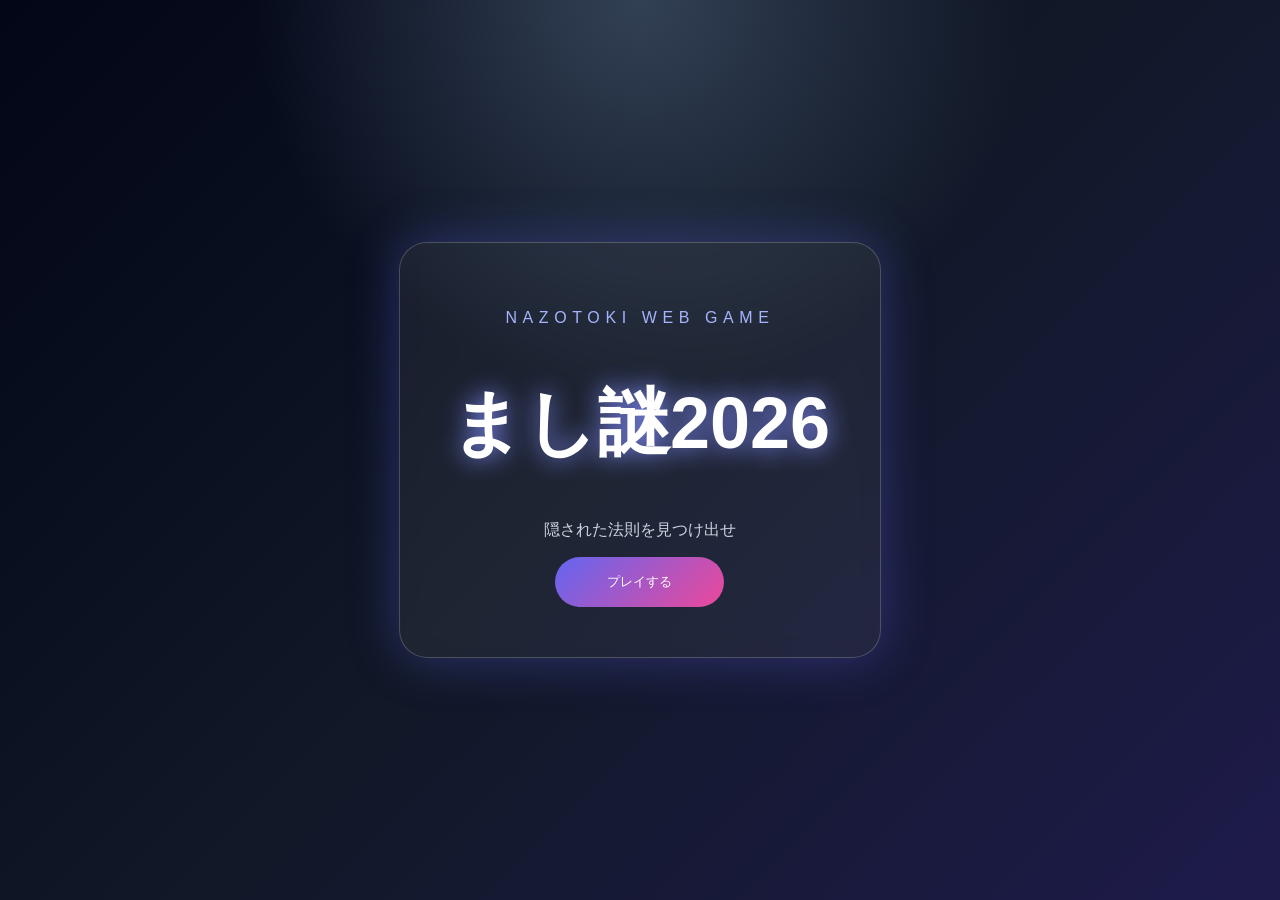
<file: index.html>
<!DOCTYPE html>
<html lang="ja">
<head>
  <meta charset="UTF-8">
  <title>まし謎2026</title>
  <link rel="stylesheet" href="css/common.css">
  <link rel="stylesheet" href="css/title.css">
</head>
<body class="title-page">

  <div class="title-container">
    <p class="subtitle">NAZOTOKI WEB GAME</p>
    <h1 class="main-title">まし謎2026</h1>
    <p class="title-text">隠された法則を見つけ出せ</p>

    <button class="play-button" onclick="location.href='home.html'">
      プレイする
    </button>
  </div>

</body>
</html>
</file>
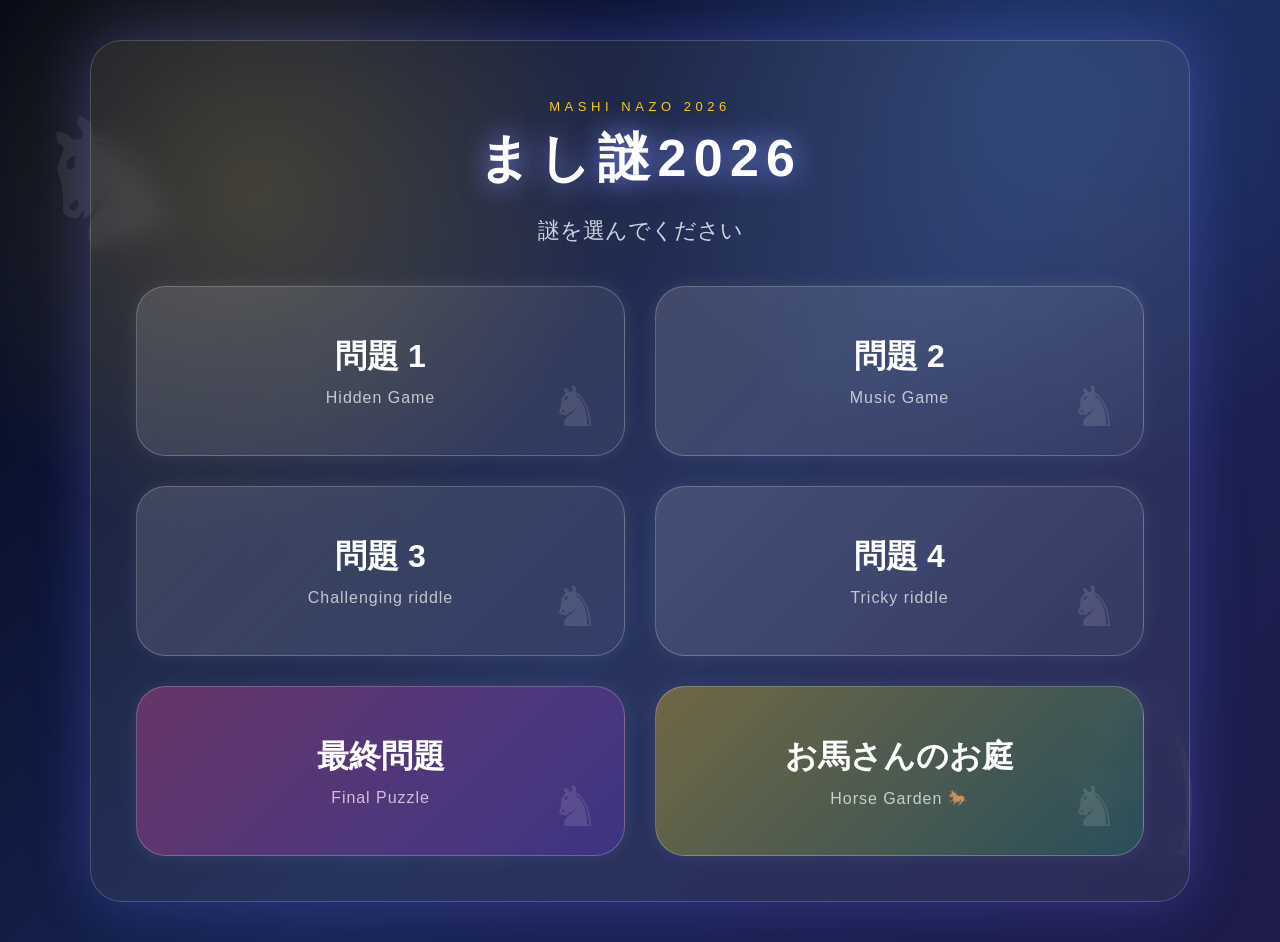
<file: home.html>
<!DOCTYPE html>
<html lang="ja">
<head>
  <meta charset="UTF-8">
  <title>まし謎2026 ホーム</title>

  <link rel="stylesheet" href="css/common.css">
  <link rel="stylesheet" href="css/home.css">
</head>

<body class="home-page">

  <div class="horse-bg horse1">♞</div>
  <div class="horse-bg horse2">♘</div>
  <div class="horse-bg horse3">🐎</div>

  <div class="home-container">

    <p class="home-subtitle">
      MASHI NAZO 2026
    </p>

    <h1 class="home-title">
      まし謎2026
    </h1>

    <p class="home-text">
      謎を選んでください
    </p>

    <div class="question-grid">

      <button onclick="location.href='pages/q1.html'">
        <span>問題 1</span>
        <small>Hidden Game</small>
      </button>

      <button onclick="location.href='pages/q2.html'">
        <span>問題 2</span>
        <small>Music Game</small>
      </button>

      <button onclick="location.href='pages/q3.html'">
        <span>問題 3</span>
        <small>Challenging riddle</small>
      </button>

      <button onclick="location.href='pages/q4.html'">
        <span>問題 4</span>
        <small>Tricky riddle</small>
      </button>

      <button
        onclick="location.href='pages/final.html'"
        class="final-button">

        <span>最終問題</span>
        <small>Final Puzzle</small>

      </button>

      <button
        onclick="location.href='pages/horse.html'"
        class="horse-button">

        <span>お馬さんのお庭</span>
        <small>Horse Garden 🐎</small>

      </button>

    </div>

  </div>

</body>
</html>
</file>
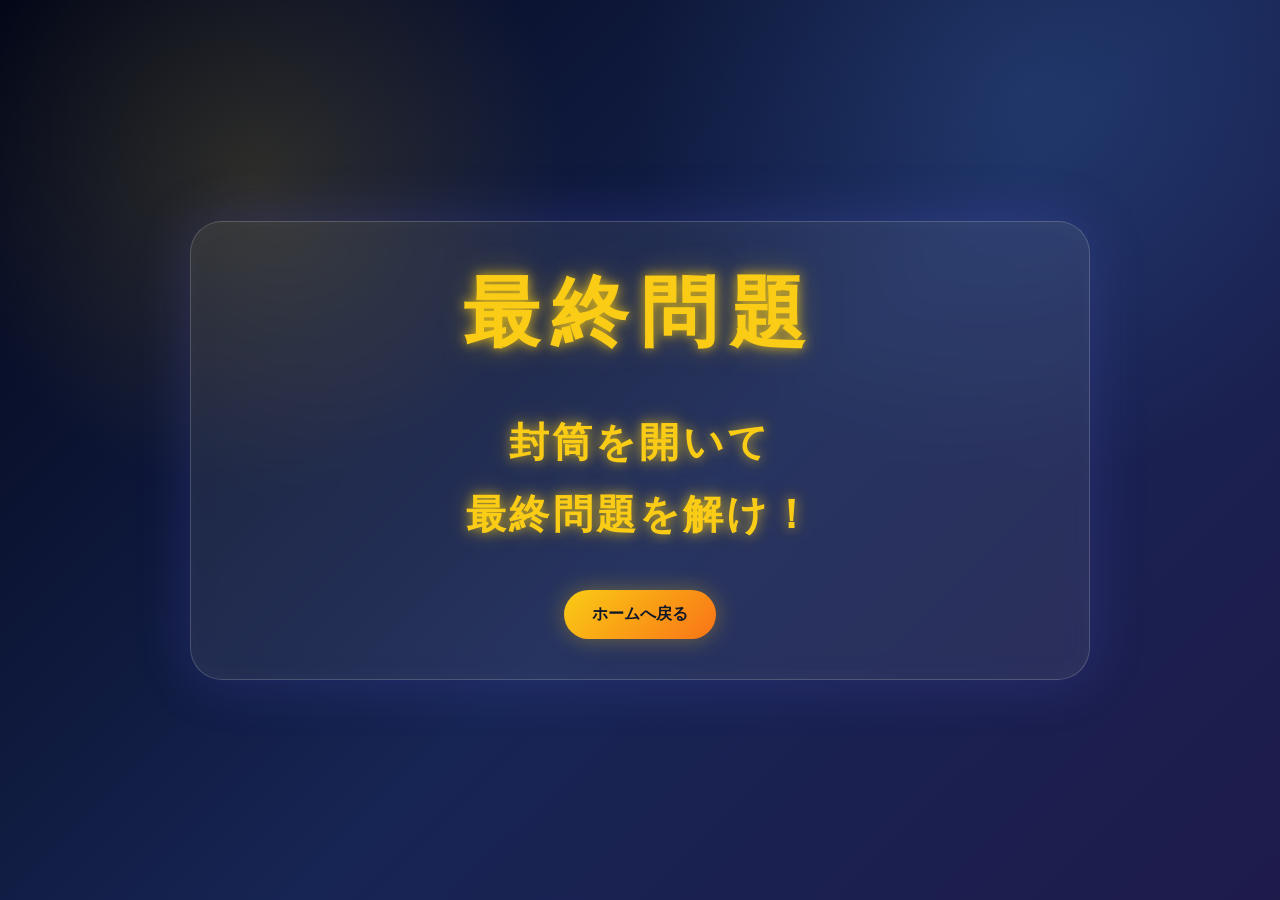
<file: pages/final.html>
<!DOCTYPE html>
<html lang="ja">
<head>
    <meta charset="UTF-8">
    <meta name="viewport" content="width=device-width, initial-scale=1.0">
    <title>最終問題</title>

    <link rel="stylesheet" href="../css/common.css">
    <link rel="stylesheet" href="../css/final.css">
</head>

<body class="final-page">

    <main class="final-container">

        <h1 class="final-title">
            最終問題
        </h1>

        <p class="final-message">
            封筒を開いて<br>
            最終問題を解け！
        </p>

        <div class="button-area">
            <a href="../home.html" class="home-button">
                ホームへ戻る
            </a>
        </div>

    </main>

</body>
</html>
</file>
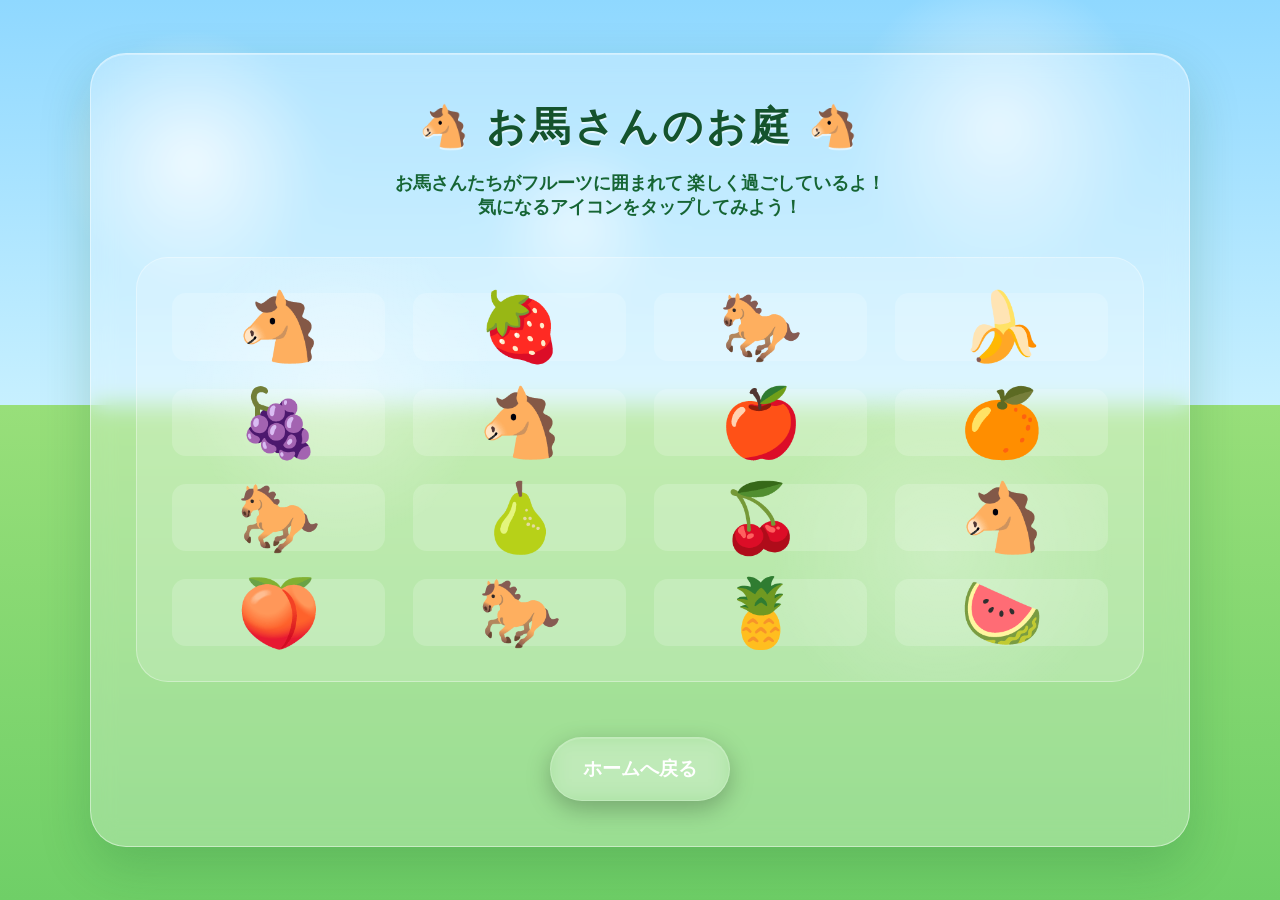
<file: pages/horse.html>
<!DOCTYPE html>
<html lang="ja">
<head>
  <meta charset="UTF-8">
  <meta name="viewport"
        content="width=device-width, initial-scale=1.0">

  <title>お馬さんのお庭 | まし謎 in 大阪</title>

  <link rel="stylesheet" href="../css/common.css">
  <link rel="stylesheet" href="../css/horse.css">
</head>

<body class="horse-page">

  <main class="horse-container">

    <h1 class="horse-title">
      🐴 お馬さんのお庭 🐴
    </h1>

    <p class="horse-message">
      お馬さんたちがフルーツに囲まれて
      楽しく過ごしているよ！
      <br>
      気になるアイコンをタップしてみよう！
    </p>

    <div class="garden">

      <span class="item horse">🐴</span>
      <span class="item fruit">🍓</span>
      <span class="item horse">🐎</span>
      <span class="item fruit">🍌</span>

      <span class="item fruit">🍇</span>
      <span class="item horse">🐴</span>
      <span class="item fruit apple"
            id="secretApple">🍎</span>
      <span class="item fruit">🍊</span>

      <span class="item horse">🐎</span>
      <span class="item fruit">🍐</span>
      <span class="item fruit">🍒</span>
      <span class="item horse">🐴</span>

      <span class="item fruit">🍑</span>
      <span class="item horse">🐎</span>
      <span class="item fruit">🍍</span>
      <span class="item fruit">🍉</span>

    </div>

    <footer class="page-footer">
      <a href="../home.html" class="home-btn">
        ホームへ戻る
      </a>
    </footer>

  </main>

  <script src="../js/horse.js"></script>

</body>
</html>
</file>
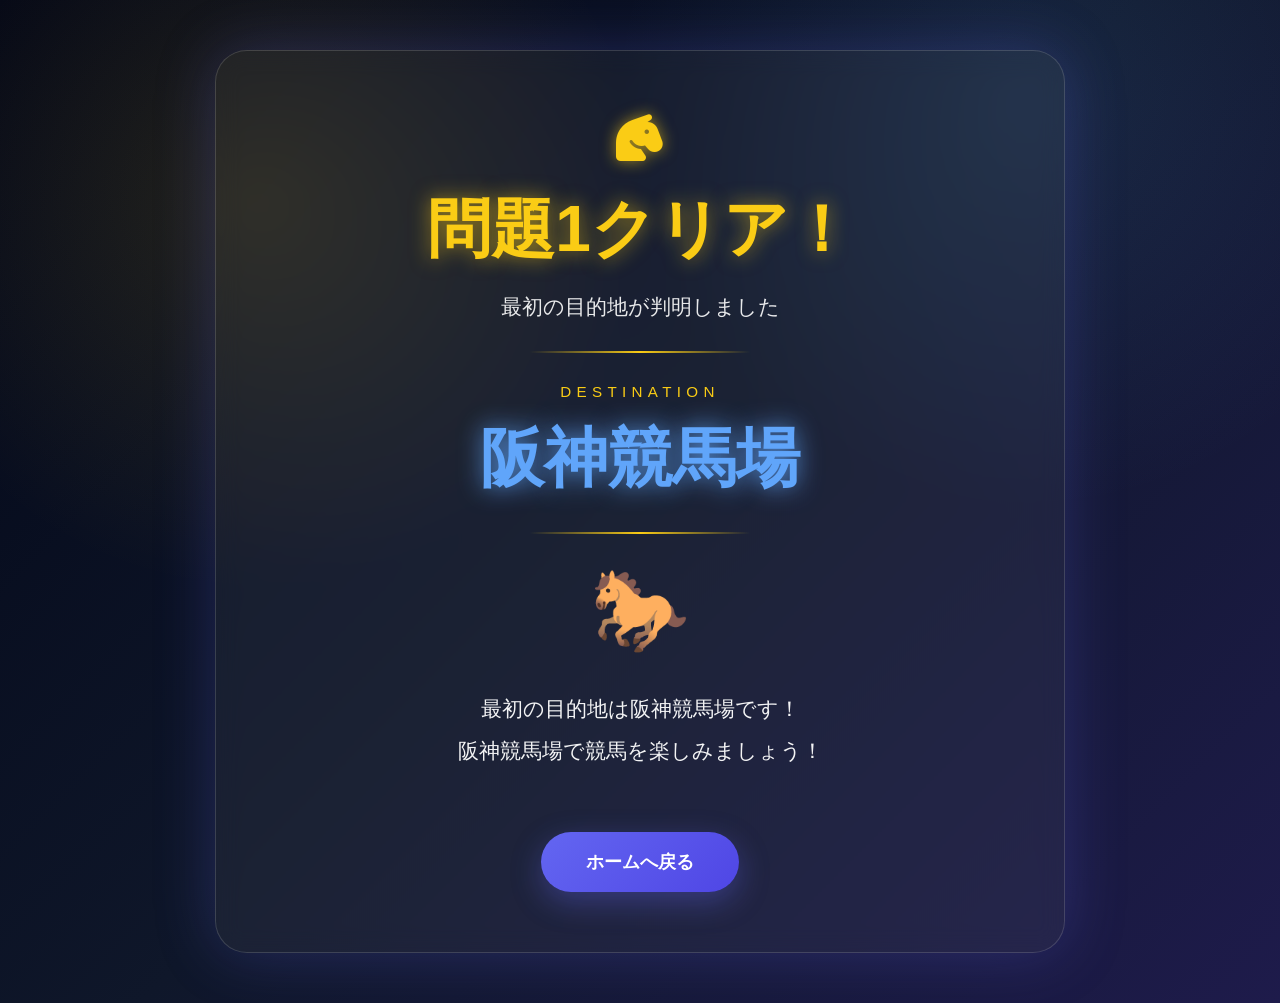
<file: pages/q1-clear.html>
<!DOCTYPE html>
<html lang="ja">
<head>
  <meta charset="UTF-8">
  <title>問題1クリア | まし謎 in 大阪</title>

  <link rel="stylesheet" href="../css/common.css">
  <link rel="stylesheet" href="../css/clear.css">

  <link
    rel="stylesheet"
    href="https://cdnjs.cloudflare.com/ajax/libs/font-awesome/6.5.2/css/all.min.css"
  >
</head>

<body class="clear-page">

  <div class="clear-card">

    <div class="horseshoe">
      <i class="fa-solid fa-horse-head"></i>
    </div>

    <h1 class="clear-title">
      問題1クリア！
    </h1>

    <p class="clear-subtitle">
      最初の目的地が判明しました
    </p>

    <div class="divider"></div>

    <div class="destination-label">
      DESTINATION
    </div>

    <h2 class="destination-name">
      阪神競馬場
    </h2>

    <div class="divider"></div>

    <div class="horse-silhouette">
      🐎
    </div>

    <p class="clear-message">
      最初の目的地は阪神競馬場です！<br>
      阪神競馬場で競馬を楽しみましょう！
    </p>

    <button
      class="clear-home-button"
      onclick="location.href='../home.html'"
    >
      ホームへ戻る
    </button>

  </div>

</body>
</html>
</file>
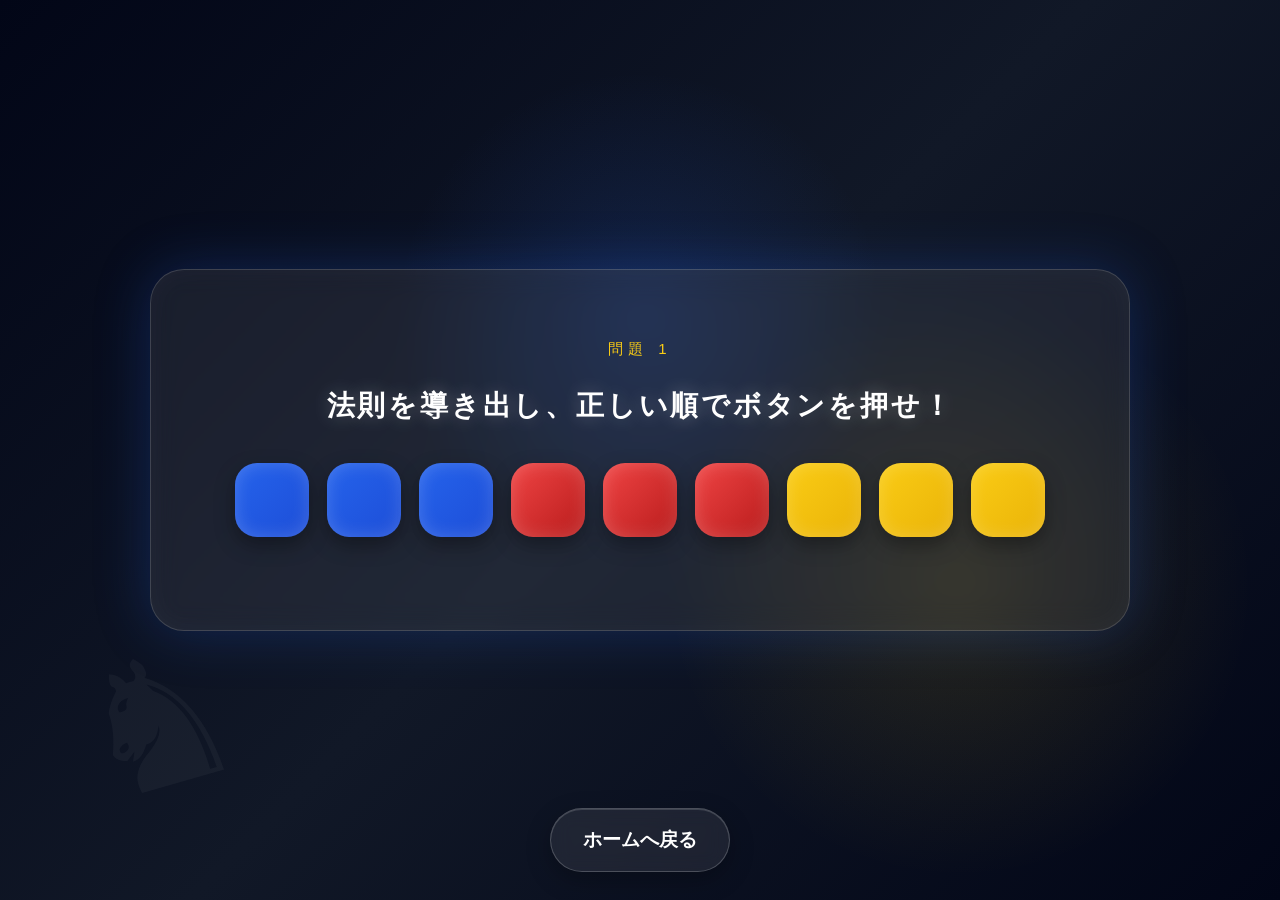
<file: pages/q1.html>
<!DOCTYPE html>
<html lang="ja">
<head>
  <meta charset="UTF-8">
  <title>問題1 | まし謎2026</title>

  <link rel="stylesheet" href="../css/common.css">
  <link rel="stylesheet" href="../css/q1.css">
</head>
<body class="game-page">

  <button class="home-back-button" onclick="location.href='../home.html'">
    ホームへ戻る
  </button>

  <div class="container">
    <p class="question-label">問題 1</p>
    <p id="message">法則を導き出し、正しい順でボタンを押せ！</p>

    <div class="button-row">
      <button class="game-button blue" onclick="playerMove(0)"></button>
      <button class="game-button blue" onclick="playerMove(1)"></button>
      <button class="game-button blue" onclick="playerMove(2)"></button>

      <button class="game-button red" onclick="playerMove(3)"></button>
      <button class="game-button red" onclick="playerMove(4)"></button>
      <button class="game-button red" onclick="playerMove(5)"></button>

      <button class="game-button yellow" onclick="playerMove(6)"></button>
      <button class="game-button yellow" onclick="playerMove(7)"></button>
      <button class="game-button yellow" onclick="playerMove(8)"></button>
    </div>

    <div id="answerArea">

      <input
        id="answer"
        type="text"
        placeholder="答えを入力"
      >

      <button
        id="submitButton"
        onclick="checkAnswer()"
      >
        回答
      </button>
    </div>
  </div>

  <script src="../js/q1.js"></script>

</body>
</html>
</file>
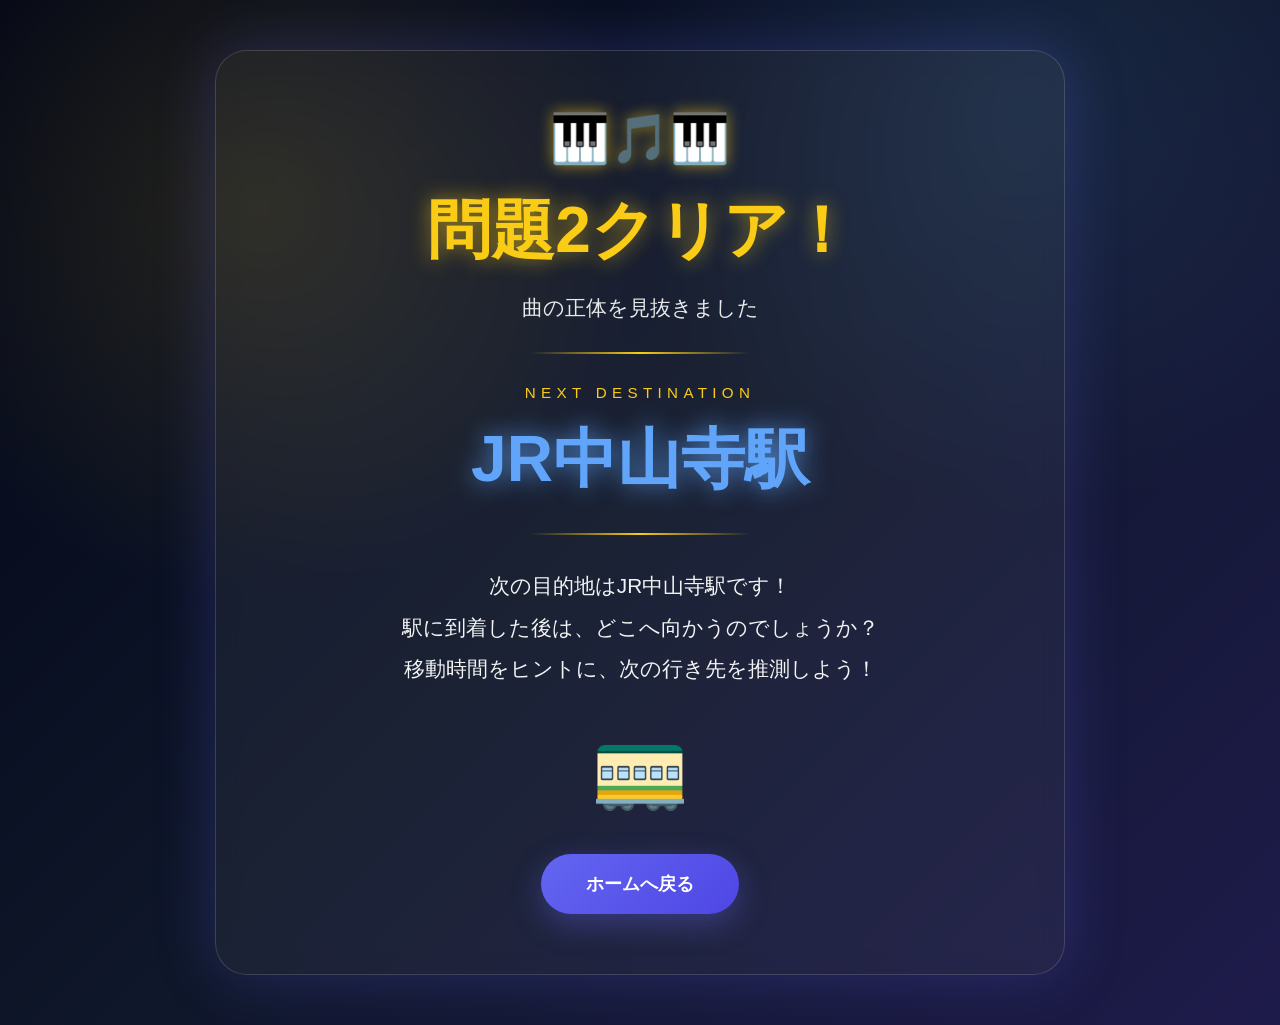
<file: pages/q2-clear.html>
<!DOCTYPE html>
<html lang="ja">
<head>
  <meta charset="UTF-8">
  <title>問題2クリア | まし謎 in 大阪</title>

  <link rel="stylesheet" href="../css/common.css">
  <link rel="stylesheet" href="../css/clear.css">
</head>

<body class="clear-page">

  <div class="clear-card">

    <div class="horseshoe">
      🎹🎵🎹
    </div>

    <h1 class="clear-title">
      問題2クリア！
    </h1>

    <p class="clear-subtitle">
      曲の正体を見抜きました
    </p>

    <div class="divider"></div>

    <p class="destination-label">
      NEXT DESTINATION
    </p>

    <h2 class="destination-name">
      JR中山寺駅
    </h2>

    <div class="divider"></div>

    <p class="clear-message">
      次の目的地はJR中山寺駅です！<br>
      駅に到着した後は、どこへ向かうのでしょうか？<br>
      移動時間をヒントに、次の行き先を推測しよう！
    </p>

    <div class="horse-silhouette">
      🚃
    </div>

    <button
      class="clear-home-button"
      onclick="location.href='../home.html'">
      ホームへ戻る
    </button>

  </div>

</body>
</html>
</file>
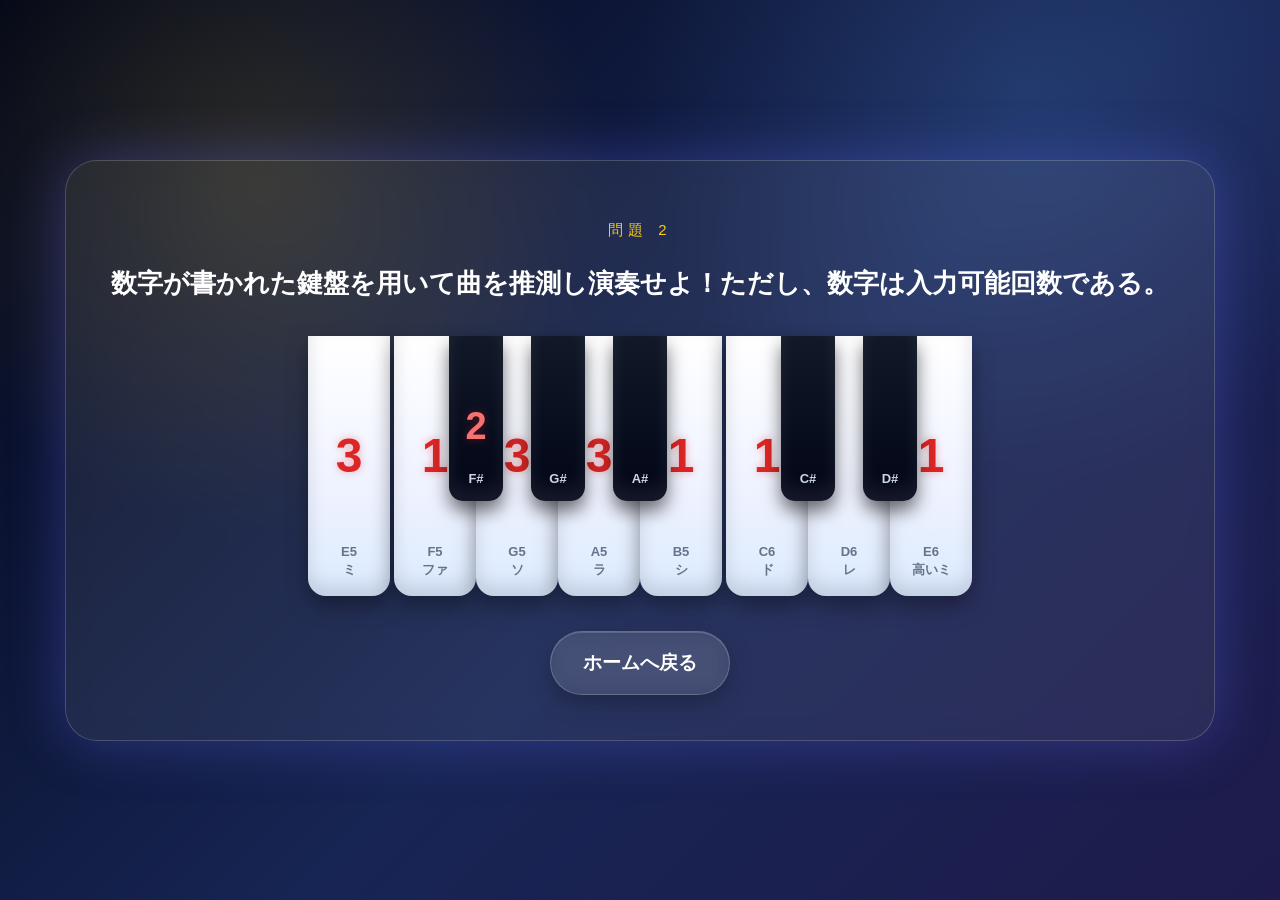
<file: pages/q2.html>
<!DOCTYPE html>

<html lang="ja">
<head>
  <meta charset="UTF-8">
  <title>問題2 | まし謎2026</title>

  <link rel="stylesheet" href="../css/common.css">
  <link rel="stylesheet" href="../css/q2.css">
</head>

<body class="piano-page">

  <div class="piano-container">

<p class="question-label">
  問題 2
</p>

<p id="message">
 数字が書かれた鍵盤を用いて曲を推測し演奏せよ！ただし、数字は入力可能回数である。
</p>

<div class="piano">

  <!-- E5 -->
  <button
    class="key white"
    data-note="E5"
    onclick="playKey('E5')">

    <span class="count">3</span>

    <small>
      E5<br>
      ミ
    </small>

  </button>

  <!-- F5 -->
  <button
    class="key white"
    data-note="F5"
    onclick="playKey('F5')">

    <span class="count">1</span>

    <small>
      F5<br>
      ファ
    </small>

  </button>

  <!-- F#5 -->
  <button
    class="key black"
    data-note="FS5"
    onclick="playKey('FS5')">

    <span class="count">2</span>

    <small>F#</small>

  </button>

  <!-- G5 -->
  <button
    class="key white"
    data-note="G5"
    onclick="playKey('G5')">

    <span class="count">3</span>

    <small>
      G5<br>
      ソ
    </small>

  </button>

  <!-- G#5 -->
  <button
    class="key black"
    data-note="GS5"
    onclick="playKey('GS5')">

    <span class="count"></span>

    <small>G#</small>

  </button>

  <!-- A5 -->
  <button
    class="key white"
    data-note="A5"
    onclick="playKey('A5')">

    <span class="count">3</span>

    <small>
      A5<br>
      ラ
    </small>

  </button>

  <!-- A#5 -->
  <button
    class="key black"
    data-note="AS5"
    onclick="playKey('AS5')">

    <span class="count"></span>

    <small>A#</small>

  </button>

  <!-- B5 -->
  <button
    class="key white"
    data-note="B5"
    onclick="playKey('B5')">

    <span class="count">1</span>

    <small>
      B5<br>
      シ
    </small>

  </button>

  <!-- C6 -->
  <button
    class="key white"
    data-note="C6"
    onclick="playKey('C6')">

    <span class="count">1</span>

    <small>
      C6<br>
      ド
    </small>

  </button>

  <!-- C#6 -->
  <button
    class="key black"
    data-note="CS6"
    onclick="playKey('CS6')">

    <span class="count"></span>

    <small>C#</small>

  </button>

  <!-- D6 -->
  <button
    class="key white"
    data-note="D6"
    onclick="playKey('D6')">

    <span class="count"></span>

    <small>
      D6<br>
      レ
    </small>

  </button>

  <!-- D#6 -->
  <button
    class="key black"
    data-note="DS6"
    onclick="playKey('DS6')">

    <span class="count"></span>

    <small>D#</small>

  </button>

  <!-- E6 -->
  <button
    class="key white"
    data-note="E6"
    onclick="playKey('E6')">

    <span class="count">1</span>

    <small>
      E6<br>
      高いミ
    </small>

  </button>

</div>

<div id="answerArea">

  <p>
    これは何のアニメの曲ですか？
  </p>

  <input
    id="answer"
    type="text"
    placeholder="答えを入力">

  <button onclick="checkAnswer()">
    回答
  </button>

</div>

<footer class="page-footer">
  <a href="../home.html" class="home-btn">
    ホームへ戻る
  </a>
</footer>

  </div>

  <script src="../js/q2.js"></script>

</body>
</html>
</file>
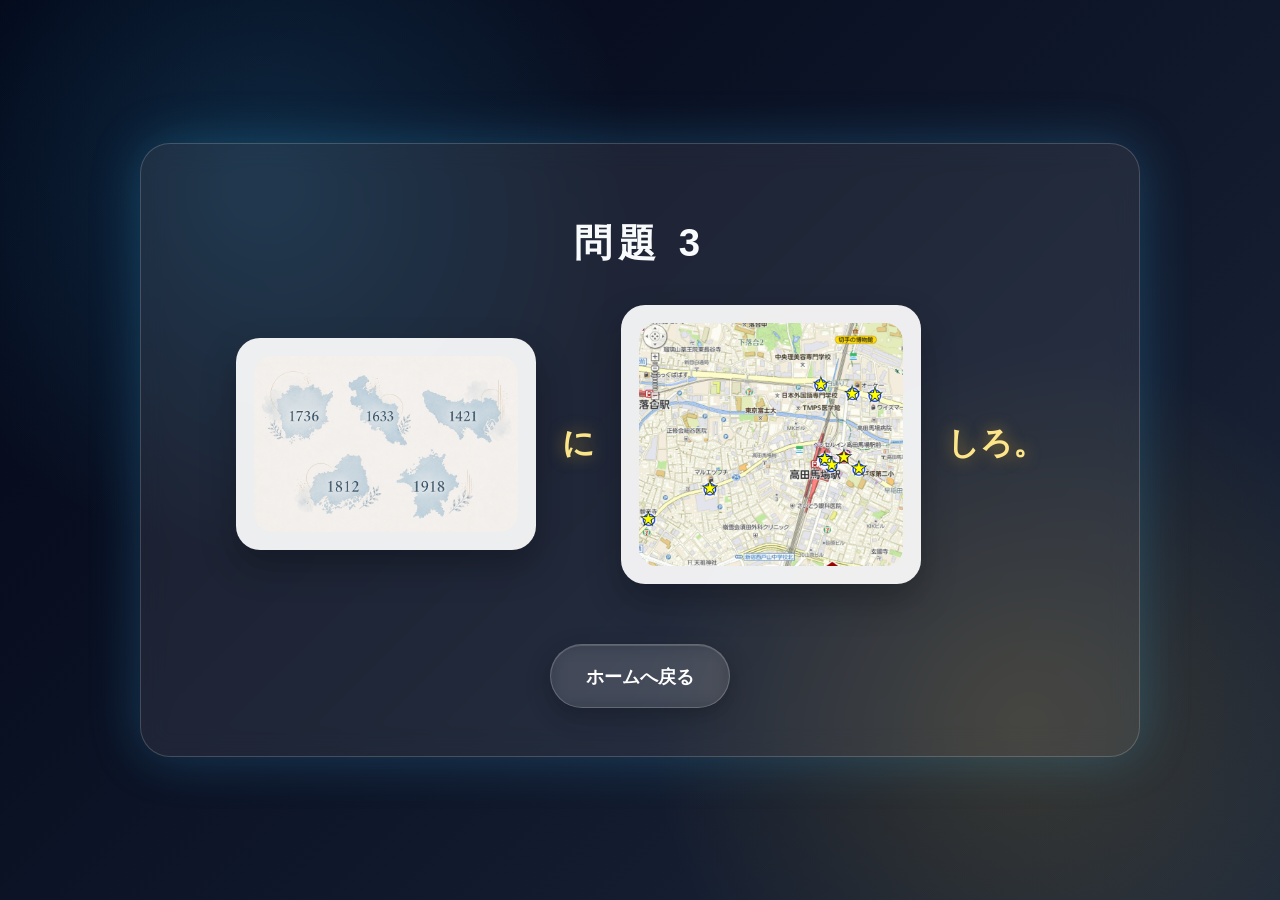
<file: pages/q3.html>
<!DOCTYPE html>
<html lang="ja">
<head>
  <meta charset="UTF-8">
  <meta name="viewport" content="width=device-width, initial-scale=1.0">
  <title>問題3</title>

  <link rel="stylesheet" href="../css/common.css">
  <link rel="stylesheet" href="../css/q3.css">
</head>

<body class="q3-page">

  <main class="q3-container">

    <h1 class="q3-title">問題 3</h1>

    <div class="image-area">

      <div class="image-card">
        <img src="../img/q2-1.png" alt="画像1">
      </div>

      <div class="instruction">に</div>

      <div class="image-card">
        <img src="../img/q2-2.png" alt="画像2">
      </div>

      <div class="instruction">しろ。</div>

    </div>

    <footer class="page-footer">
      <a href="../home.html" class="home-btn">
        ホームへ戻る
      </a>
    </footer>

  </main>

</body>
</html>
</file>
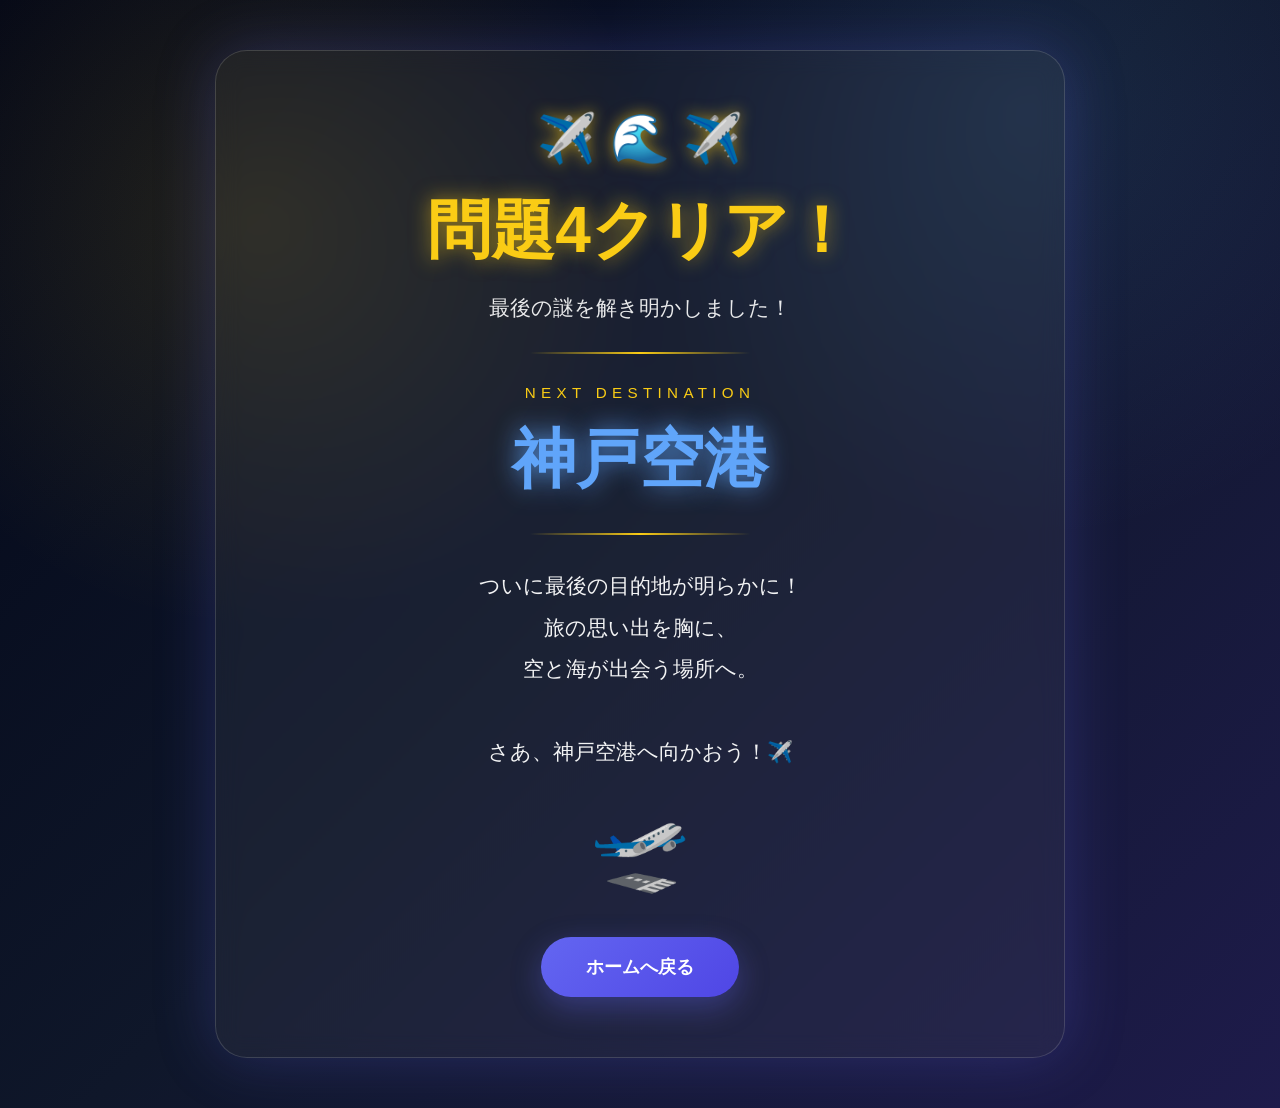
<file: pages/q4-clear.html>
<!DOCTYPE html>
<html lang="ja">
<head>
    <meta charset="UTF-8">
    <meta name="viewport"
          content="width=device-width, initial-scale=1.0">

    <title>問題4クリア | まし謎 in 大阪</title>

    <link rel="stylesheet" href="../css/common.css">
    <link rel="stylesheet" href="../css/clear.css">
</head>

<body class="clear-page">

    <div class="clear-card">

        <div class="horseshoe">
            ✈️ 🌊 ✈️
        </div>

        <h1 class="clear-title">
            問題4クリア！
        </h1>

        <p class="clear-subtitle">
            最後の謎を解き明かしました！
        </p>

        <div class="divider"></div>

        <p class="destination-label">
            NEXT DESTINATION
        </p>

        <h2 class="destination-name">
            神戸空港
        </h2>

        <div class="divider"></div>

        <p class="clear-message">
            ついに最後の目的地が明らかに！<br>
            旅の思い出を胸に、<br>
            空と海が出会う場所へ。<br><br>
            さあ、神戸空港へ向かおう！✈️
        </p>

        <div class="horse-silhouette">
            🛫
        </div>

        <button
            class="clear-home-button"
            onclick="location.href='../home.html'">
            ホームへ戻る
        </button>

    </div>

</body>
</html>
</file>
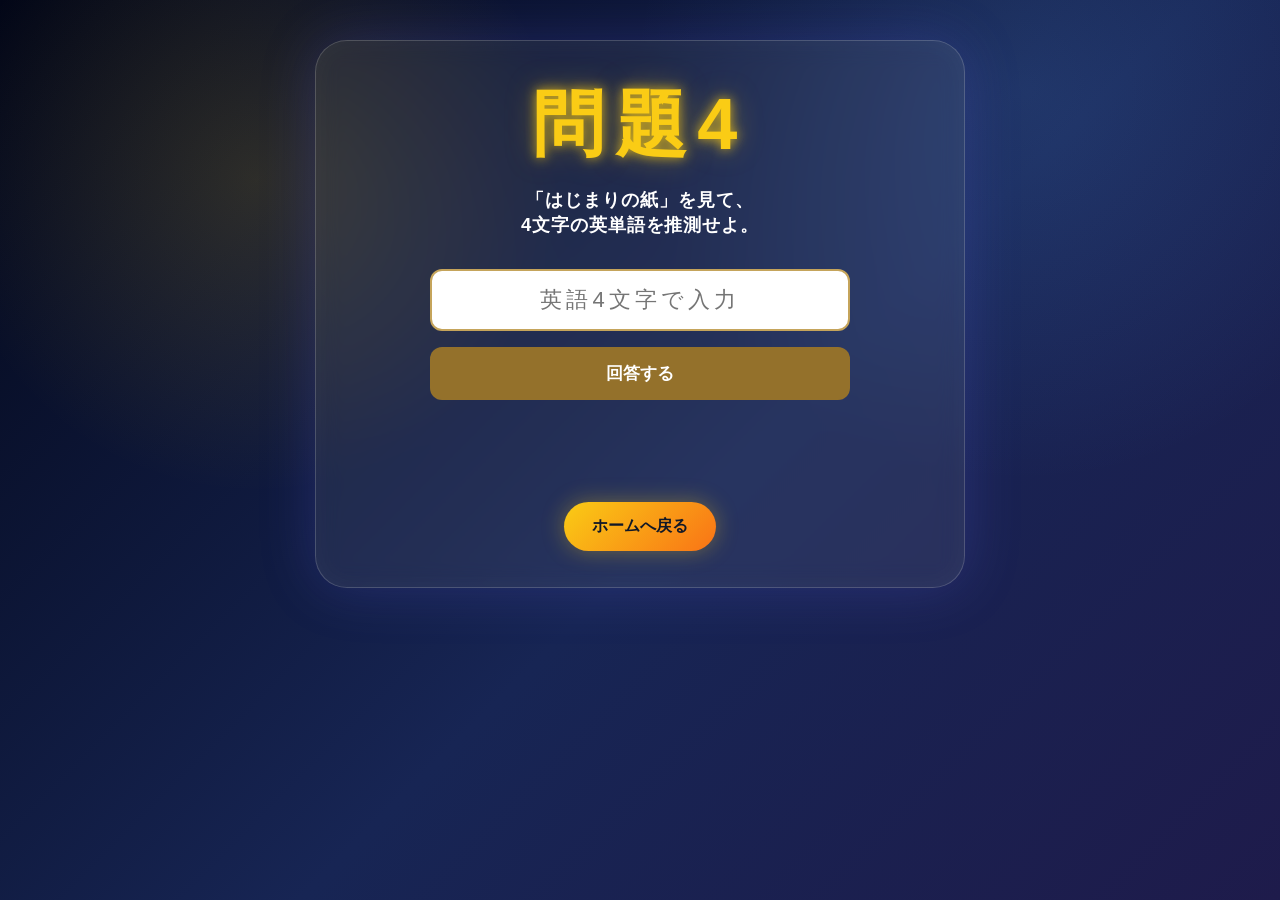
<file: pages/q4.html>
<!DOCTYPE html>
<html lang="ja">
<head>
    <meta charset="UTF-8">
    <meta name="viewport"
          content="width=device-width, initial-scale=1.0">

    <title>問題4 | まし謎 in 大阪</title>

    <link rel="stylesheet" href="../css/common.css">
    <link rel="stylesheet" href="../css/q4.css">
</head>

<body class="q4-page">

    <main class="q4-container">

        <h1 class="q4-title">
            問題4
        </h1>

        <p class="q4-question">
            「はじまりの紙」を見て、<br>
            4文字の英単語を推測せよ。
        </p>

        <!-- 回答入力 -->
        <div class="answer-area">

            <input
                type="text"
                id="answer"
                class="answer-input"
                placeholder="英語4文字で入力"
                maxlength="4"
                autocomplete="off"
                spellcheck="false"
            >

            <button
                type="button"
                class="answer-button"
                onclick="checkAnswer()">
                回答する
            </button>

            <p id="result-message"
               class="result-message"
               aria-live="polite"></p>

        </div>

        <!-- ホームボタン -->
        <div class="button-area">
            <a href="../home.html" class="home-button">
                ホームへ戻る
            </a>
        </div>

    </main>

    <script>
        function checkAnswer() {

            const answer = document
                .getElementById("answer")
                .value.trim().toUpperCase();

            const message = document
                .getElementById("result-message");

            if (answer === "STOP") {

                // 正解したらクリア画面へ移動
                window.location.href = "q4-clear.html";

            } else {

                message.textContent =
                    "不正解！もう一度考えてみよう。";

                message.style.color = "#d9534f";

            }
        }

        // Enterキーでも回答可能
        document.getElementById("answer")
            .addEventListener("keydown", function(event) {

                if (event.key === "Enter") {
                    checkAnswer();
                }

            });
    </script>

</body>
</html>
</file>
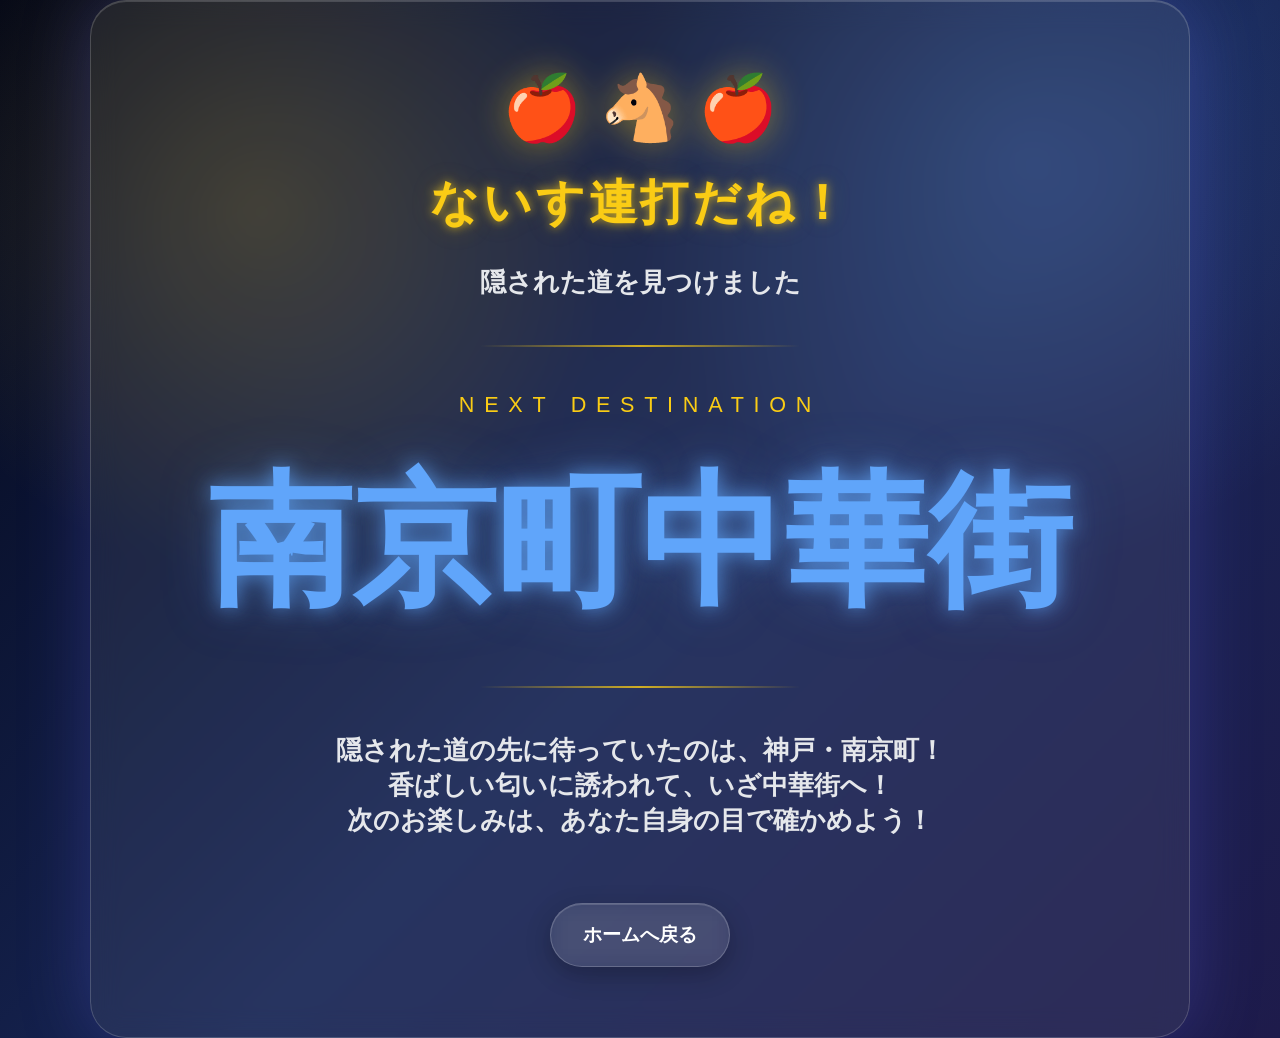
<file: pages/secret.html>
<!DOCTYPE html>
<html lang="ja">
<head>
  <meta charset="UTF-8">
  <title>隠しクリア | まし謎 in 大阪</title>

  <link rel="stylesheet" href="../css/common.css">
  <link rel="stylesheet" href="../css/secret.css">
</head>

<body class="secret-page">

  <main class="secret-container">

    <div class="secret-icons">
      🍎 🐴 🍎
    </div>

    <h1 class="secret-title">
      ないす連打だね！
    </h1>

    <p class="secret-subtitle">
      隠された道を見つけました
    </p>

    <div class="secret-line"></div>

    <p class="secret-label">
      NEXT DESTINATION
    </p>

    <p class="secret-destination">
      南京町中華街
    </p>

    <div class="secret-line"></div>

    <p class="secret-subtitle">
      隠された道の先に待っていたのは、神戸・南京町！<br>
      香ばしい匂いに誘われて、いざ中華街へ！<br>
      次のお楽しみは、あなた自身の目で確かめよう！
    </p>

    <footer class="page-footer">
      <a href="../home.html" class="home-btn">
        ホームへ戻る
      </a>
    </footer>

  </main>

</body>
</html>
</file>
<file: css/common.css>
* {
  box-sizing: border-box;
}

body {
  margin: 0;
  min-height: 100vh;
  color: white;
  font-family: "Segoe UI", sans-serif;
}

/* =========================
   Home Button
========================= */

.home-btn {
  display: inline-flex;
  align-items: center;
  justify-content: center;

  min-width: 180px;
  height: 64px;

  padding: 0 32px;

  border-radius: 999px;

  background: rgba(255,255,255,0.08);
  border: 1px solid rgba(255,255,255,0.2);

  backdrop-filter: blur(10px);
  -webkit-backdrop-filter: blur(10px);

  color: #ffffff;
  text-decoration: none;
  font-weight: 700;
  font-size: 1.2rem;

  box-shadow:
    0 8px 24px rgba(0,0,0,0.25),
    inset 0 1px 0 rgba(255,255,255,0.15);

  transition: all .25s ease;
}

.home-btn:hover {
  transform: translateY(-3px);
  background: rgba(255,255,255,0.12);

  box-shadow:
    0 12px 30px rgba(0,0,0,0.35),
    0 0 20px rgba(96,165,250,.25);
}
</file>
<file: css/title.css>
.title-page {
  background:
    radial-gradient(circle at top, #334155, transparent 35%),
    linear-gradient(135deg, #020617, #111827, #1e1b4b);

  display: flex;
  justify-content: center;
  align-items: center;

  overflow: hidden;
}

.title-container {
  text-align: center;
  padding: 50px;
  border: 1px solid rgba(255,255,255,.2);
  border-radius: 28px;
  background: rgba(255,255,255,.06);
  backdrop-filter: blur(10px);
  box-shadow: 0 0 50px rgba(99,102,241,.35);
}

.subtitle {
  letter-spacing: .35em;
  color: #a5b4fc;
}

.main-title {
  font-size: 72px;
  text-shadow: 0 0 25px #818cf8;
}

.title-text {
  color: #cbd5e1;
}

.play-button {
  padding: 16px 52px;
  border: none;
  border-radius: 999px;
  color: white;
  cursor: pointer;

  background:
    linear-gradient(
      135deg,
      #6366f1,
      #ec4899
    );
}
</file>
<file: css/home.css>
.home-page {
  background:
    radial-gradient(circle at 20% 20%, rgba(250,204,21,.18), transparent 28%),
    radial-gradient(circle at 80% 10%, rgba(96,165,250,.18), transparent 30%),
    linear-gradient(135deg,#020617,#172554 55%,#1e1b4b);

  min-height: 100vh;
  display: flex;
  justify-content: center;
  align-items: flex-start;

  overflow-x: hidden;
  overflow-y: auto;

  padding: 40px 0;
  position: relative;
}

.home-container {
  width: min(1100px, 92vw);
  padding: 45px;
  margin: 0 auto;

  text-align: center;

  border-radius: 32px;
  background: rgba(255,255,255,.07);
  border: 1px solid rgba(255,255,255,.18);
  backdrop-filter: blur(12px);
  box-shadow: 0 0 55px rgba(99,102,241,.35);

  position: relative;
  z-index: 2;
}

.home-subtitle {
  color: #facc15;
  letter-spacing: .35em;
  font-size: 13px;
  margin-bottom: 10px;
}

.home-title {
  font-size: 52px;
  letter-spacing: .14em;
  margin: 0 0 12px;
  text-shadow: 0 0 28px rgba(129,140,248,.9);
}

.home-text {
  color: #cbd5e1;
  margin-bottom: 38px;
  font-size: 22px;
}

.question-grid {
  display: grid;
  grid-template-columns: repeat(2, minmax(320px, 1fr));
  gap: 30px;
  margin-top: 40px;
}

.question-grid button {
  min-height: 170px;

  border: none;
  border-radius: 30px;

  color: white;
  cursor: pointer;

  background:
    linear-gradient(
      135deg,
      rgba(255,255,255,.14),
      rgba(255,255,255,.05)
    );

  border: 1px solid rgba(255,255,255,.22);
  box-shadow: 0 0 18px rgba(255,255,255,.08);

  position: relative;
  overflow: hidden;

  display: flex;
  flex-direction: column;
  justify-content: center;
  align-items: center;

  transition: .25s;
}

.question-grid button::before {
  content: "♞";

  position: absolute;
  right: 24px;
  bottom: 16px;

  font-size: 56px;
  opacity: .12;
}

.question-grid button span {
  display: block;
  font-size: 32px;
  font-weight: bold;
  margin-bottom: 10px;
}

.question-grid button small {
  display: block;
  font-size: 16px;
  color: rgba(255,255,255,.7);
  letter-spacing: .06em;
}

.question-grid button:hover {
  transform: translateY(-8px) scale(1.02);

  background:
    linear-gradient(
      135deg,
      #4f46e5,
      #7c3aed
    );

  box-shadow: 0 0 30px rgba(129,140,248,.8);
}


.final-button {
  background:
    linear-gradient(
      135deg,
      rgba(236,72,153,.35),
      rgba(124,58,237,.25)
    ) !important;
}

.horse-button {
  background:
    linear-gradient(
      135deg,
      rgba(250,204,21,.35),
      rgba(34,197,94,.22)
    ) !important;
}

.horse-button::before {
  content: "🐎";
  opacity: .25;
}

.horse-bg {
  position: absolute;
  color: rgba(255,255,255,.08);
  pointer-events: none;
  user-select: none;
  z-index: 1;
}

.horse1 {
  top: 8%;
  left: 2%;
  font-size: 180px;
  transform: rotate(-18deg);
}

.horse2 {
  bottom: 5%;
  right: 3%;
  font-size: 220px;
  transform: rotate(14deg);
}

.horse3 {
  top: 18%;
  right: 8%;
  font-size: 100px;
  opacity: .18;
}

@media (max-width: 900px) {
  .home-title {
    font-size: 36px;
  }

  .question-grid {
    grid-template-columns: 1fr;
  }

  .question-grid button {
    min-height: 130px;
  }

  .question-grid button span {
    font-size: 26px;
  }

  .horse1,
  .horse2,
  .horse3 {
    display: none;
  }
}

.final-button:hover {
  background:
    linear-gradient(
      135deg,
      #ec4899,
      #7c3aed
    ) !important;

  box-shadow: 0 0 30px rgba(236,72,153,.8);
}

.horse-button:hover {
  background:
    linear-gradient(
      135deg,
      #facc15,
      #22c55e
    ) !important;

  box-shadow: 0 0 30px rgba(250,204,21,.8);
}
</file>
<file: css/final.css>
```css
html,
body {
  margin: 0;
  padding: 0;
}

.final-page {
  min-height: 100vh;
  margin: 0;
  padding: 40px 0;

  display: flex;
  justify-content: center;
  align-items: center;

  width: 100vw;
  box-sizing: border-box;

  font-family: "Yu Gothic", "Hiragino Kaku Gothic ProN", sans-serif;

  background:
    radial-gradient(circle at 20% 20%, rgba(250,204,21,.15), transparent 25%),
    radial-gradient(circle at 80% 10%, rgba(96,165,250,.15), transparent 30%),
    linear-gradient(135deg,#020617,#172554 55%,#1e1b4b);

  overflow-x: hidden;
}

.final-container {
  width: min(900px, 92vw);

  margin: 0 auto;
  padding: 40px;

  text-align: center;

  border-radius: 32px;

  background: rgba(255,255,255,.07);
  border: 1px solid rgba(255,255,255,.18);

  backdrop-filter: blur(12px);

  box-sizing: border-box;

  box-shadow:
    0 0 55px rgba(99,102,241,.22),
    inset 0 0 30px rgba(255,255,255,.03);
}

.final-title {
  margin: 0 0 24px;

  font-size: clamp(2.5rem, 6vw, 5rem);

  letter-spacing: .15em;

  color: #facc15;

  text-shadow:
    0 0 12px rgba(250,204,21,.8),
    0 0 30px rgba(250,204,21,.35);
}

.final-question {
  margin: 0 0 35px;

  color: #ffffff;

  font-size: 1.2rem;
  font-weight: bold;

  letter-spacing: .05em;
}

.final-message {
  margin: 40px 0;

  font-size: clamp(1.6rem, 4vw, 2.5rem);
  font-weight: bold;

  color: #facc15;

  line-height: 1.8;
  letter-spacing: .08em;

  text-shadow:
    0 0 12px rgba(250,204,21,.7),
    0 0 25px rgba(250,204,21,.3);
}

.button-area {
  display: flex;
  justify-content: center;
}

.home-button {
  display: inline-block;

  padding: 14px 28px;

  border-radius: 999px;

  text-decoration: none;
  font-weight: bold;

  color: #111827;

  background:
    linear-gradient(
      135deg,
      #facc15,
      #f97316
    );

  box-shadow:
    0 0 22px rgba(250,204,21,.35);

  transition: .25s;
}

.home-button:hover {
  transform: translateY(-2px);

  box-shadow:
    0 0 35px rgba(250,204,21,.65);
}

.home-button:active {
  transform: scale(.97);
}

@media (max-width: 768px) {

  .final-page {
    padding: 24px 0;
  }

  .final-container {
    padding: 28px 20px;
  }

  .final-question {
    font-size: 1rem;
  }

  .final-message {
    font-size: 1.4rem;
  }

}
</file>
<file: css/horse.css>
.horse-page {
  min-height: 100vh;
  margin: 0;

  display: flex;
  justify-content: center;
  align-items: center;

  padding: 40px 0;

  font-family: "Yu Gothic", "Hiragino Kaku Gothic ProN", sans-serif;

  background:
    radial-gradient(circle at 15% 18%, rgba(255,255,255,.75), transparent 10%),
    radial-gradient(circle at 78% 14%, rgba(255,255,255,.65), transparent 12%),
    radial-gradient(circle at 45% 25%, rgba(255,255,255,.55), transparent 9%),
    linear-gradient(
      to bottom,
      #8fd8ff 0%,
      #c7f0ff 45%,
      #98df7a 45%,
      #6fcf67 100%
    );

  overflow-x: hidden;
}

.horse-container {
  width: min(1100px, 92vw);
  padding: 45px;

  text-align: center;

  border-radius: 36px;

  background: rgba(255,255,255,.28);
  border: 1px solid rgba(255,255,255,.45);

  backdrop-filter: blur(12px);
  -webkit-backdrop-filter: blur(12px);

  box-shadow:
    0 20px 50px rgba(22,101,52,.22),
    inset 0 1px 0 rgba(255,255,255,.35);
}

.horse-title {
  margin: 0 0 16px;

  font-size: 2.5rem;
  letter-spacing: .08em;

  color: #14532d;

  text-shadow:
    0 2px 0 rgba(255,255,255,.6);
}

.horse-message {
  margin-bottom: 38px;

  color: #166534;
  font-size: 1.1rem;
  font-weight: bold;
}

.garden {
  display: grid;
  grid-template-columns: repeat(4, 1fr);
  gap: 28px;

  padding: 35px;

  border-radius: 32px;

  background:
    radial-gradient(circle at 20% 30%, rgba(255,255,255,.35), transparent 18%),
    radial-gradient(circle at 80% 70%, rgba(255,255,255,.25), transparent 20%),
    rgba(255,255,255,.18);

  border: 1px solid rgba(255,255,255,.35);
}

.item {
  font-size: 4.2rem;
  line-height: 1;

  display: flex;
  justify-content: center;
  align-items: center;

  min-height: 90px;

  border-radius: 24px;

  background: rgba(255,255,255,.18);

  user-select: none;
  cursor: pointer;

  transition:
    transform .2s ease,
    background .2s ease,
    box-shadow .2s ease;
}

.item:hover {
  transform: translateY(-6px) scale(1.08);
  background: rgba(255,255,255,.32);
  box-shadow: 0 12px 25px rgba(22,101,52,.18);
}

.item:active {
  transform: scale(.92) rotate(-8deg);
}

.page-footer {
  margin-top: 55px;
  text-align: center;
}

@media (max-width: 768px) {
  .horse-container {
    padding: 30px 20px;
  }

  .horse-title {
    font-size: 1.8rem;
  }

  .garden {
    grid-template-columns: repeat(3, 1fr);
    gap: 18px;
    padding: 22px;
  }

  .item {
    font-size: 3rem;
    min-height: 70px;
  }
}


/* ===== スマホ用タップ操作 ===== */

.garden .item {
    display: flex;
    align-items: center;
    justify-content: center;

    min-width: 0;
    min-height: 64px;

    cursor: pointer;
    user-select: none;
    -webkit-user-select: none;

    /* ダブルタップ時の拡大を防ぐ */
    touch-action: manipulation;
    -webkit-tap-highlight-color: transparent;

    border-radius: 14px;
}

/* タップ時の反応 */
.garden .item.tapped {
    animation: itemBounce 0.3s ease;
}

@keyframes itemBounce {
    0% {
        transform: scale(1);
    }
    40% {
        transform: scale(1.25) rotate(-8deg);
    }
    70% {
        transform: scale(0.9);
    }
    100% {
        transform: scale(1);
    }
}

/* キーボード操作時のフォーカス */
.garden .item:focus-visible {
    outline: 3px solid #e8a83d;
    outline-offset: 2px;
}

/* スマホ表示 */
@media screen and (max-width: 600px) {

    .garden {
        display: grid;
        grid-template-columns: repeat(4, minmax(0, 1fr));
        gap: 6px;
        width: 100%;
        box-sizing: border-box;
    }

    .garden .item {
        width: 100%;
        min-height: 64px;
        font-size: clamp(27px, 8vw, 38px);
    }

    .horse-container {
        width: 100%;
        max-width: 100%;
        box-sizing: border-box;
        padding-left: 12px;
        padding-right: 12px;
    }
}
</file>
<file: css/clear.css>
.clear-page {

  min-height: 100vh;

  display: flex;
  justify-content: center;
  align-items: flex-start;

  padding: 50px 20px;

  background:
    radial-gradient(circle at 20% 20%,
      rgba(250,204,21,.12),
      transparent 30%),

    radial-gradient(circle at 80% 10%,
      rgba(96,165,250,.12),
      transparent 30%),

    linear-gradient(
      135deg,
      #020617,
      #0f172a 50%,
      #1e1b4b
    );

  overflow-x: hidden;
  overflow-y: auto;
}

.clear-card {

  width: min(850px, 92vw);

  margin: auto;

  padding: 60px;

  text-align: center;

  background:
    rgba(255,255,255,.05);

  border: 1px solid
    rgba(255,255,255,.15);

  border-radius: 32px;

  backdrop-filter: blur(12px);

  box-shadow:
    0 0 60px rgba(99,102,241,.25);

  position: relative;
}

.horseshoe {

  font-size: 3rem;

  color: #facc15;

  margin-bottom: 20px;

  text-shadow:
    0 0 15px rgba(250,204,21,.6);
}

.clear-title {

  margin: 0;

  font-size: 4rem;
  font-weight: 800;

  color: #facc15;

  text-shadow:
    0 0 20px rgba(250,204,21,.6);
}

.clear-subtitle {

  margin-top: 20px;

  font-size: 1.3rem;

  color:
    rgba(255,255,255,.9);
}

.divider {

  width: 220px;
  height: 2px;

  margin: 30px auto;

  background:
    linear-gradient(
      to right,
      transparent,
      #facc15,
      transparent
    );
}

.destination-label {

  color: #facc15;

  letter-spacing: .35em;

  font-size: .95rem;

  margin-bottom: 15px;
}

.destination-name {

  margin: 0;

  font-size: 4rem;

  color: #60a5fa;

  text-shadow:
    0 0 25px rgba(96,165,250,.8);
}

.horse-silhouette {

  margin-top: 30px;

  font-size: 5rem;

  animation:
    horseFloat 3s ease-in-out infinite;
}

.clear-message {

  margin-top: 30px;

  font-size: 1.3rem;

  line-height: 2;

  color:
    rgba(255,255,255,.95);
}

.clear-home-button {

  margin-top: 40px;

  padding:
    18px 45px;

  border: none;

  border-radius: 999px;

  font-size: 1.1rem;
  font-weight: 700;

  color: white;

  cursor: pointer;

  background:
    linear-gradient(
      135deg,
      #6366f1,
      #4f46e5
    );

  box-shadow:
    0 10px 30px rgba(99,102,241,.35);

  transition:
    transform .25s,
    box-shadow .25s;
}

.clear-home-button:hover {

  transform:
    translateY(-3px);

  box-shadow:
    0 15px 35px rgba(99,102,241,.45);
}

.clear-home-button:active {

  transform:
    translateY(0);
}

@keyframes horseFloat {

  0% {
    transform:
      translateY(0);
  }

  50% {
    transform:
      translateY(-10px);
  }

  100% {
    transform:
      translateY(0);
  }
}

@media (max-width: 768px) {

  .clear-card {

    padding: 40px 25px;
  }

  .clear-title {

    font-size: 2.6rem;
  }

  .destination-name {

    font-size: 2.6rem;
  }

  .horse-silhouette {

    font-size: 4rem;
  }

  .clear-message {

    font-size: 1.05rem;
  }
}
</file>
<file: css/q1.css>
.game-page {
  min-height: 100vh;

  background:
    radial-gradient(circle at 50% 35%, rgba(37,99,235,.18), transparent 28%),
    radial-gradient(circle at 75% 65%, rgba(250,204,21,.12), transparent 26%),
    linear-gradient(135deg, #020617, #111827, #020617);

  display: flex;
  justify-content: center;
  align-items: center;

  position: relative;
  overflow: hidden;
}

.game-page::before {
  content: "♞";
  position: absolute;
  left: 6%;
  bottom: 8%;
  font-size: 180px;
  color: rgba(255,255,255,.04);
  transform: rotate(-16deg);
}

.container {
  width: min(980px, 92vw);
  text-align: center;
  padding: 55px 45px;
  border-radius: 34px;
  background: rgba(255,255,255,.07);
  border: 1px solid rgba(255,255,255,.16);
  backdrop-filter: blur(14px);
  box-shadow:
    0 0 55px rgba(37,99,235,.25),
    inset 0 0 30px rgba(255,255,255,.03);
  position: relative;
  z-index: 2;
}

.question-label {
  color: #facc15;
  letter-spacing: .35em;
  font-size: 15px;
  margin-bottom: 18px;
}

#message {
  margin-bottom: 38px;
  font-size: 28px;
  font-weight: bold;
  letter-spacing: .1em;
  text-shadow: 0 0 18px rgba(255,255,255,.25);
}

.button-row {
  display: grid;
  grid-template-columns: repeat(9, 74px);
  gap: 18px;
  justify-content: center;
  margin-bottom: 38px;
}

.game-button {
  width: 74px;
  height: 74px;
  border: none;
  border-radius: 22px;
  cursor: pointer;
  transition: .22s;
  box-shadow:
    0 8px 20px rgba(0,0,0,.35),
    inset 0 0 18px rgba(255,255,255,.18);
}

.game-button:hover {
  transform: translateY(-6px) scale(1.05);
  box-shadow:
    0 0 28px rgba(255,255,255,.25),
    inset 0 0 18px rgba(255,255,255,.22);
}

.blue {
  background:
    linear-gradient(135deg, #2563eb, #1d4ed8);
}

.red {
  background:
    linear-gradient(135deg, #ef4444, #b91c1c);
}

.yellow {
  background:
    linear-gradient(135deg, #facc15, #eab308);
}

.player {
  outline: 4px solid #facc15;
  box-shadow:
    0 0 30px #facc15,
    inset 0 0 18px rgba(255,255,255,.25);
}

.computer {
  outline: 4px solid #facc15;
  box-shadow:
    0 0 30px #facc15,
    inset 0 0 18px rgba(255,255,255,.25);
}

.disabled {
  opacity: .45;
  pointer-events: none;
}

#answerArea {
  display: none;
  margin-top: 30px;
  padding-top: 28px;
  border-top: 1px solid rgba(255,255,255,.18);
}

#answerArea p {
  font-size: 22px;
  margin-bottom: 18px;
}

#answer {
  padding: 14px 18px;
  width: 280px;
  font-size: 18px;
  border-radius: 999px;
  border: none;
  outline: none;
  margin-right: 10px;
  text-align: center;
}

#submitButton {
  padding: 14px 26px;
  font-size: 16px;
  border: none;
  border-radius: 999px;
  cursor: pointer;
  background:
    linear-gradient(135deg, #22c55e, #16a34a);
  color: white;
  box-shadow:
    0 0 20px rgba(34,197,94,.45);
  transition: .2s;
}

#submitButton:hover {
  transform: scale(1.05);
}

#hint {
  margin-top: 16px;
  color: #94a3b8;
  font-size: 14px;
}

/* ホームへ戻るボタン：中央下 */
.home-back-button {
  position: absolute;
  left: 50%;
  bottom: 28px;
  transform: translateX(-50%);

  display: inline-flex;
  align-items: center;
  justify-content: center;

  min-width: 180px;
  height: 64px;
  padding: 0 32px;

  border-radius: 999px;
  border: 1px solid rgba(255,255,255,0.2);

  background: rgba(255,255,255,0.08);
  color: #ffffff;

  font-size: 1.2rem;
  font-weight: 700;

  cursor: pointer;
  z-index: 5;

  backdrop-filter: blur(10px);
  -webkit-backdrop-filter: blur(10px);

  box-shadow:
    0 8px 24px rgba(0,0,0,0.25),
    inset 0 1px 0 rgba(255,255,255,0.15);

  transition: all .25s ease;
}

.home-back-button:hover {
  transform: translateX(-50%) translateY(-3px);
  background: rgba(255,255,255,0.12);
  box-shadow:
    0 12px 30px rgba(0,0,0,0.35),
    0 0 20px rgba(96,165,250,.25);
}

.home-back-button:active {
  transform: translateX(-50%) scale(.98);
}

@media (max-width: 900px) {
  .button-row {
    grid-template-columns: repeat(3, 74px);
  }

  #message {
    font-size: 22px;
  }

  .container {
    padding: 40px 24px;
  }

  .home-back-button {
    bottom: 20px;
    min-width: 160px;
    height: 56px;
    font-size: 1rem;
  }
}
</file>
<file: css/q2.css>
.piano-page {
  min-height: 100vh;

  background:
    radial-gradient(circle at 20% 20%, rgba(250,204,21,.15), transparent 28%),
    radial-gradient(circle at 80% 10%, rgba(96,165,250,.18), transparent 30%),
    linear-gradient(135deg, #020617, #172554 55%, #1e1b4b);

  display: flex;
  justify-content: center;
  align-items: center;

  padding: 40px 20px;
  position: relative;

  overflow-x: hidden;
  overflow-y: auto;
}

.piano-container {
  width: min(1150px, 94vw);

  padding: 45px;

  text-align: center;

  border-radius: 32px;

  background: rgba(255,255,255,.07);
  border: 1px solid rgba(255,255,255,.18);

  backdrop-filter: blur(12px);

  box-shadow: 0 0 55px rgba(99,102,241,.35);
}

.question-label {
  color: #facc15;
  letter-spacing: .35em;
  font-size: 15px;
}

#message {
  font-size: 26px;
  font-weight: bold;
  margin-bottom: 35px;
}

.piano {
  position: relative;

  display: flex;
  justify-content: center;
  align-items: flex-start;

  width: fit-content;

  margin: 35px auto;
}

.key {
  position: relative;

  border: none;
  cursor: pointer;

  transition: .15s;

  font-family: inherit;
}

.key.white {
  width: 82px;
  height: 260px;

  margin: 0 2px;

  border-radius: 0 0 18px 18px;

  background:
    linear-gradient(
      #ffffff,
      #eef2ff 62%,
      #dbeafe
    );

  box-shadow:
    0 10px 22px rgba(0,0,0,.35),
    inset 0 -10px 18px rgba(0,0,0,.12);

  z-index: 1;
}

.key.black {
  width: 54px;
  height: 165px;

  margin-left: -29px;
  margin-right: -29px;

  border-radius: 0 0 14px 14px;

  background:
    linear-gradient(
      #111827,
      #020617
    );

  box-shadow:
    0 10px 18px rgba(0,0,0,.55),
    inset 0 -12px 18px rgba(255,255,255,.08);

  z-index: 3;
}

.key:hover {
  transform: translateY(5px);
}

.key:active {
  transform: translateY(9px);
}

.key.active {
  box-shadow:
    0 0 18px #facc15,
    0 0 38px rgba(250,204,21,.7),
    inset 0 0 18px rgba(255,255,255,.35);
}

.key.black.active {
  box-shadow:
    0 0 18px #facc15,
    0 0 38px rgba(250,204,21,.7),
    inset 0 -12px 18px rgba(255,255,255,.16);
}

.key.used {
  opacity: .55;
}

.count {
  position: absolute;

  top: 46%;
  left: 50%;

  transform: translate(-50%, -50%);

  font-size: 48px;
  font-weight: bold;

  color: #dc2626;

  text-shadow: 0 0 8px rgba(220,38,38,.35);

  pointer-events: none;
}

.key.black .count {
  top: 55%;

  color: #f87171;

  font-size: 38px;
}

.key small {
  position: absolute;

  bottom: 16px;
  left: 50%;

  transform: translateX(-50%);

  color: #64748b;

  font-size: 13px;
  font-weight: bold;
  line-height: 1.4;

  pointer-events: none;
}

.key.black small {
  bottom: 12px;

  color: #cbd5e1;
}

#answerArea {
  display: none;

  margin-top: 35px;
  padding-top: 28px;

  border-top: 1px solid rgba(255,255,255,.18);
}

#answerArea p {
  font-size: 22px;
  font-weight: bold;
}

#answer {
  width: 280px;

  padding: 14px 18px;

  border: none;
  border-radius: 999px;

  text-align: center;
  font-size: 18px;

  outline: none;
}

#answerArea button {
  margin-left: 10px;

  padding: 14px 26px;

  border: none;
  border-radius: 999px;

  background:
    linear-gradient(
      135deg,
      #22c55e,
      #16a34a
    );

  color: white;
  font-weight: bold;

  cursor: pointer;

  box-shadow:
    0 0 20px rgba(34,197,94,.45);

  transition: .2s;
}

#answerArea button:hover {
  transform: scale(1.05);
}

.home-back-button {
  position: absolute;

  top: 28px;
  left: 28px;

  padding: 12px 22px;

  border: none;
  border-radius: 999px;

  color: white;

  background: rgba(255,255,255,.1);
  border: 1px solid rgba(255,255,255,.22);

  cursor: pointer;

  z-index: 5;

  transition: .2s;
}

.home-back-button:hover {
  background: #4f46e5;

  box-shadow:
    0 0 20px rgba(99,102,241,.6);
}

@media (max-width: 1000px) {
  .piano {
    transform: scale(.82);
    transform-origin: top center;
  }

  .piano-container {
    width: min(1000px, 96vw);
    padding: 38px 20px;
  }
}

@media (max-width: 720px) {
  .piano {
    transform: scale(.62);
  }

  #message {
    font-size: 20px;
  }

  .piano-container {
    padding: 34px 12px;
  }

  #answer {
    width: 220px;
    margin-bottom: 12px;
  }

  #answerArea button {
    margin-left: 0;
  }
}
</file>
<file: css/q3.css>
.q3-page {
  min-height: 100vh;
  margin: 0;
  background:
    radial-gradient(circle at 20% 20%, rgba(56, 189, 248, .16), transparent 30%),
    radial-gradient(circle at 80% 80%, rgba(251, 191, 36, .14), transparent 30%),
    linear-gradient(135deg, #020617, #0f172a 55%, #1e293b);

  color: #f8fafc;

  display: flex;
  justify-content: center;
  align-items: center;

  font-family: "Yu Gothic", "Hiragino Kaku Gothic ProN", sans-serif;
}

.q3-container {
  width: min(1000px, 92vw);

  padding: 48px;

  border-radius: 30px;

  background: rgba(255, 255, 255, .08);
  border: 1px solid rgba(255, 255, 255, .18);

  backdrop-filter: blur(14px);

  box-shadow: 0 0 50px rgba(56, 189, 248, .25);

  text-align: center;
}

.q3-title {
  font-size: 2.4rem;
  letter-spacing: .16em;
  margin-bottom: 36px;
}

.image-area {
  display: flex;
  justify-content: center;
  align-items: center;
  gap: 26px;
  flex-wrap: wrap;
}

.image-card {
  width: 300px;
  padding: 18px;

  border-radius: 24px;

  background: rgba(255, 255, 255, .92);

  box-shadow: 0 16px 35px rgba(0, 0, 0, .28);
}

.image-card img {
  width: 100%;
  display: block;

  border-radius: 18px;
}

.instruction {
  font-size: 2rem;
  font-weight: bold;

  color: #fde68a;

  text-shadow:
    0 0 16px rgba(251, 191, 36, .5);
}

/* =========================
   Footer
========================= */

.page-footer {
  margin-top: 60px;
  text-align: center;
}

/* =========================
   Home Button
========================= */

.home-btn {
  display: inline-flex;
  align-items: center;
  justify-content: center;

  min-width: 180px;
  height: 64px;

  padding: 0 32px;

  border-radius: 999px;

  background: rgba(255,255,255,.08);
  border: 1px solid rgba(255,255,255,.20);

  color: #ffffff;
  text-decoration: none;

  font-size: 1.15rem;
  font-weight: 700;

  backdrop-filter: blur(10px);
  -webkit-backdrop-filter: blur(10px);

  box-shadow:
    0 8px 24px rgba(0,0,0,.25),
    inset 0 1px 0 rgba(255,255,255,.15);

  transition: all .25s ease;
}

.home-btn:hover {
  transform: translateY(-3px);

  background: rgba(255,255,255,.12);

  box-shadow:
    0 12px 30px rgba(0,0,0,.35),
    0 0 20px rgba(96,165,250,.25);
}

@media (max-width: 768px) {

  .q3-container {
    padding: 30px 20px;
  }

  .image-card {
    width: 240px;
  }

  .instruction {
    font-size: 1.6rem;
  }

  .home-btn {
    min-width: 160px;
    height: 56px;
    font-size: 1rem;
  }
}
</file>
<file: css/q4.css>
.q4-page {
  min-height: 100vh;
  margin: 0;
  padding: 40px 0;

  display: flex;
  justify-content: center;
  align-items: flex-start;

  width: 100vw;
  box-sizing: border-box;

  font-family: "Yu Gothic", "Hiragino Kaku Gothic ProN", sans-serif;

  background:
    radial-gradient(circle at 20% 20%, rgba(250,204,21,.15), transparent 25%),
    radial-gradient(circle at 80% 10%, rgba(96,165,250,.15), transparent 30%),
    linear-gradient(135deg,#020617,#172554 55%,#1e1b4b);

  overflow-x: hidden;
}

.q4-container {
  width: min(650px, 92vw);
  margin: 0 auto;
  padding: 36px 28px;

  text-align: center;
  box-sizing: border-box;

  border-radius: 32px;
  background: rgba(255,255,255,.07);
  border: 1px solid rgba(255,255,255,.18);
  backdrop-filter: blur(12px);

  box-shadow:
    0 0 55px rgba(99,102,241,.22),
    inset 0 0 30px rgba(255,255,255,.03);
}

.q4-title {
  margin: 0 0 14px;

  font-size: clamp(2.4rem, 6vw, 4.5rem);
  letter-spacing: .15em;

  color: #facc15;

  text-shadow:
    0 0 12px rgba(250,204,21,.8),
    0 0 30px rgba(250,204,21,.35);
}

.q4-question {
  margin: 0 0 22px;

  color: #ffffff;

  font-size: 1.15rem;
  font-weight: bold;

  letter-spacing: .05em;
}

.q4-image-wrapper {
  display: flex;
  justify-content: center;

  margin-bottom: 12px;
}

.q4-image {
  width: min(280px, 65vw);
  height: auto;

  display: block;
  margin: 0 auto;

  border-radius: 20px;

  box-shadow:
    0 0 25px rgba(250,204,21,.15),
    0 0 45px rgba(99,102,241,.15);
}

.q4-note {
  display: flex;
  justify-content: center;

  margin: 10px 0 22px;
}

.q4-note-image {
  width: 120px;
  height: auto;

  display: block;

  transform: rotate(-4deg);
}

.mission-text {
  margin: 0 0 28px;

  text-align: center;

  font-size: clamp(1.3rem, 3vw, 2rem);
  font-weight: bold;

  color: #facc15;

  letter-spacing: .08em;

  text-shadow:
    0 0 12px rgba(250,204,21,.7),
    0 0 28px rgba(250,204,21,.35);
}

.button-area {
  display: flex;
  justify-content: center;
}

.home-button {
  display: inline-block;

  padding: 14px 28px;

  border-radius: 999px;

  text-decoration: none;
  font-weight: bold;

  color: #111827;

  background:
    linear-gradient(135deg, #facc15, #f97316);

  box-shadow:
    0 0 22px rgba(250,204,21,.35);

  transition: .25s;
}

.home-button:hover {
  transform: translateY(-2px);

  box-shadow:
    0 0 35px rgba(250,204,21,.65);
}

@media (max-width: 768px) {
  .q4-page {
    padding: 24px 0;
  }

  .q4-container {
    padding: 28px 20px;
  }

  .q4-image {
    width: min(240px, 70vw);
  }

  .q4-note-image {
    width: 100px;
  }

  .q4-question {
    font-size: 1rem;
  }
}


/* ===== 問題4 回答フォーム ===== */

.answer-area {
    width: 100%;
    max-width: 420px;
    margin: 32px auto;
    display: flex;
    flex-direction: column;
    align-items: center;
    gap: 16px;
}

.answer-input {
    box-sizing: border-box;
    width: 100%;
    padding: 16px;
    font-size: 22px;
    text-align: center;
    letter-spacing: 4px;
    border: 2px solid #c5a45b;
    border-radius: 12px;
    background: #fff;
    color: #333;
}

.answer-input:focus {
    outline: none;
    border-color: #94712b;
    box-shadow: 0 0 8px rgba(197,164,91,0.3);
}

.answer-button {
    width: 100%;
    padding: 15px 20px;
    font-size: 17px;
    font-weight: bold;
    color: #fff;
    background: #94712b;
    border: none;
    border-radius: 12px;
    cursor: pointer;
    transition: 0.2s;
}

.answer-button:hover {
    background: #75591e;
    transform: translateY(-2px);
}

.result-message {
    text-align: center;
    font-size: 15px;
    font-weight: bold;
    min-height: 24px;
}
</file>
<file: css/secret.css>
.secret-page {
  min-height: 100vh;
  margin: 0;

  display: flex;
  justify-content: center;
  align-items: center;

  background:
    radial-gradient(circle at 20% 20%, rgba(250,204,21,.18), transparent 28%),
    radial-gradient(circle at 80% 15%, rgba(96,165,250,.2), transparent 30%),
    linear-gradient(135deg, #020617, #172554 55%, #1e1b4b);

  color: #fff;

  font-family: "Yu Gothic", "Hiragino Kaku Gothic ProN", sans-serif;
}

.secret-container {
  width: min(1100px, 92vw);
  padding: 70px 45px;

  text-align: center;

  border-radius: 36px;

  background: rgba(255,255,255,.07);
  border: 1px solid rgba(255,255,255,.18);

  backdrop-filter: blur(14px);
  -webkit-backdrop-filter: blur(14px);

  box-shadow:
    0 0 70px rgba(99,102,241,.28),
    inset 0 1px 0 rgba(255,255,255,.16);
}

.secret-icons {
  font-size: 4rem;
  margin-bottom: 25px;

  filter:
    drop-shadow(0 0 18px rgba(250,204,21,.45));
}

.secret-title {
  margin: 0;

  font-size: clamp(1.8rem, 4vw, 3rem);
  font-weight: 800;

  letter-spacing: .08em;

  color: #facc15;

  text-shadow:
    0 0 10px rgba(250,204,21,.7),
    0 0 24px rgba(250,204,21,.25);
}

.secret-subtitle {
  margin-top: 30px;

  font-size: 1.6rem;
  font-weight: 700;

  color: #e5e7eb;
}

.secret-line {
  width: 320px;
  height: 2px;

  margin: 45px auto;

  background: linear-gradient(
    to right,
    transparent,
    rgba(250,204,21,.8),
    transparent
  );
}

.secret-label {
  margin: 0 0 28px;

  color: #facc15;

  font-size: 1.35rem;
  letter-spacing: .45em;
}

.secret-destination {
  margin: 0;

  font-size: clamp(5rem, 13vw, 9rem);
  font-weight: 900;

  color: #60a5fa;

  text-shadow:
    0 0 20px rgba(96,165,250,.75),
    0 0 55px rgba(96,165,250,.35);
}

.page-footer {
  margin-top: 65px;
}

@media (max-width: 768px) {
  .secret-container {
    padding: 55px 22px;
  }

  .secret-icons {
    font-size: 3rem;
  }

  .secret-subtitle {
    font-size: 1.2rem;
  }

  .secret-label {
    font-size: .95rem;
    letter-spacing: .28em;
  }

  .secret-line {
    width: 220px;
  }
}
</file>
